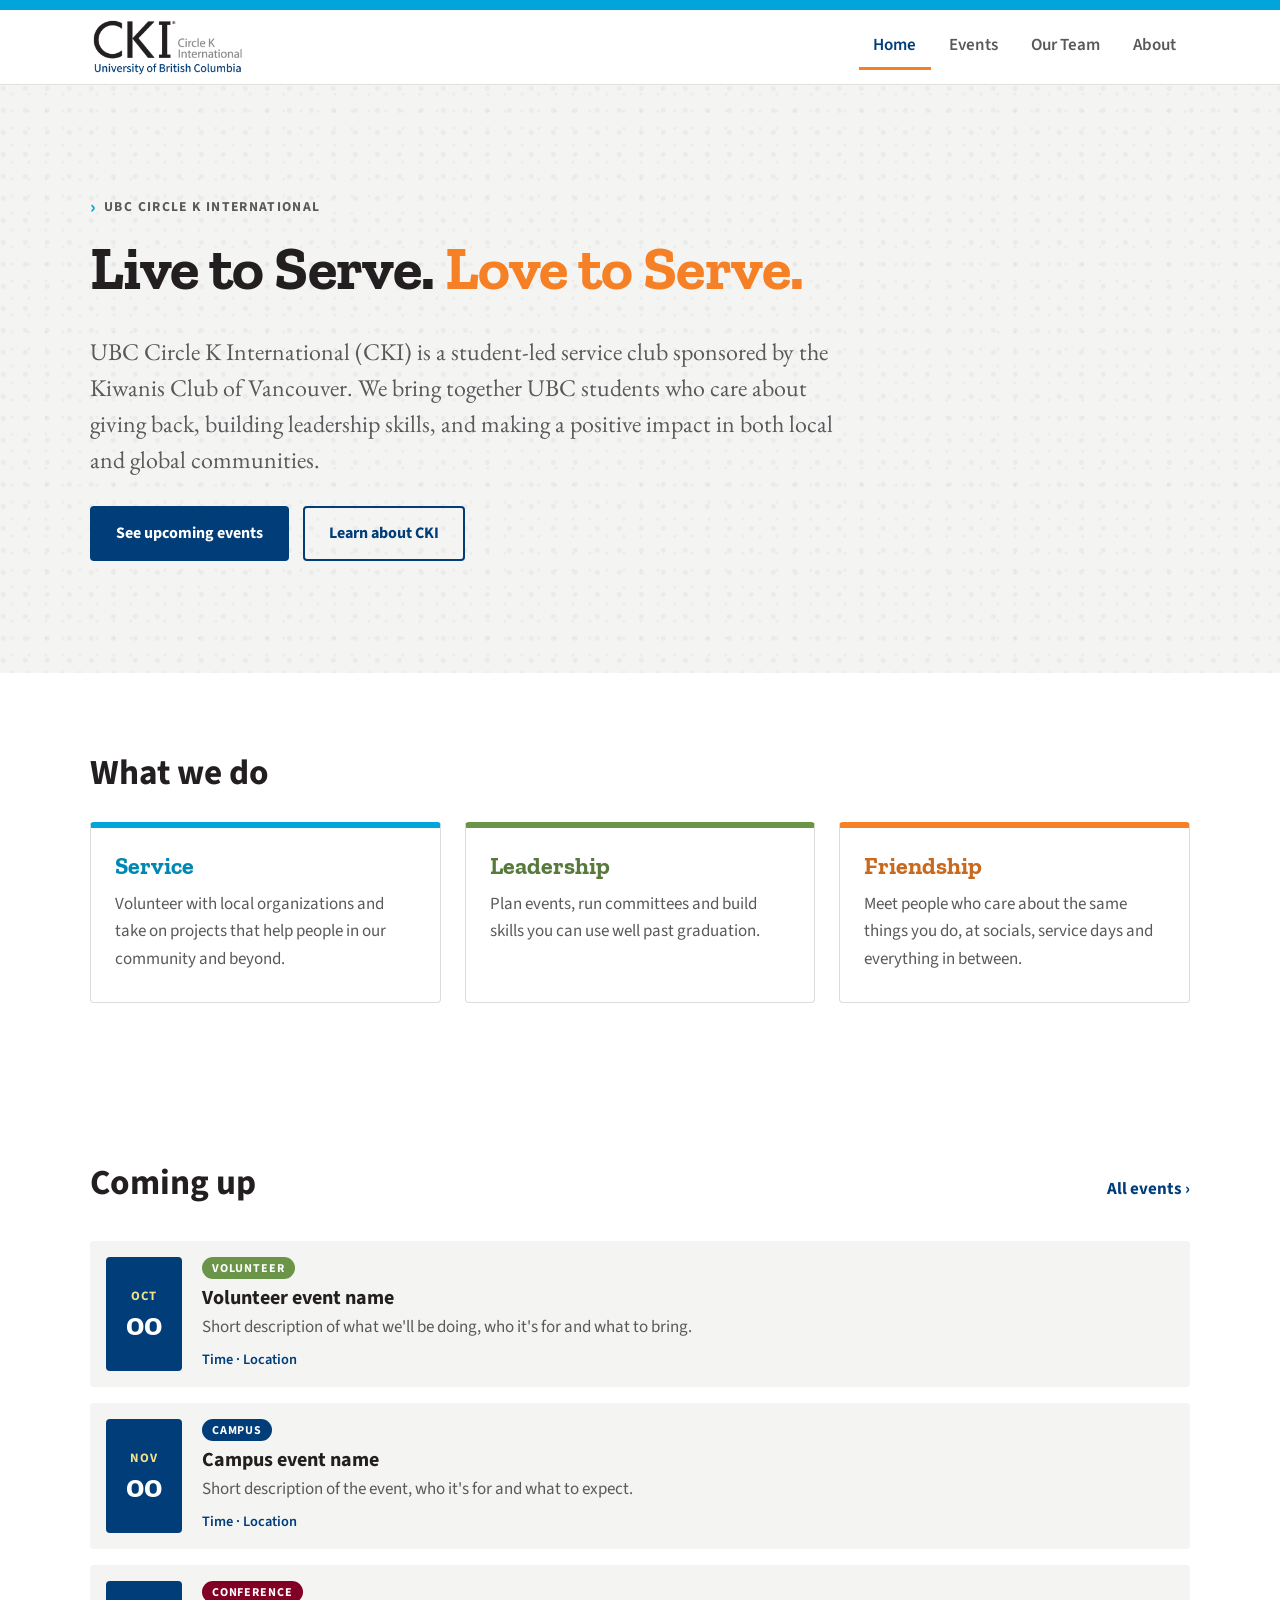
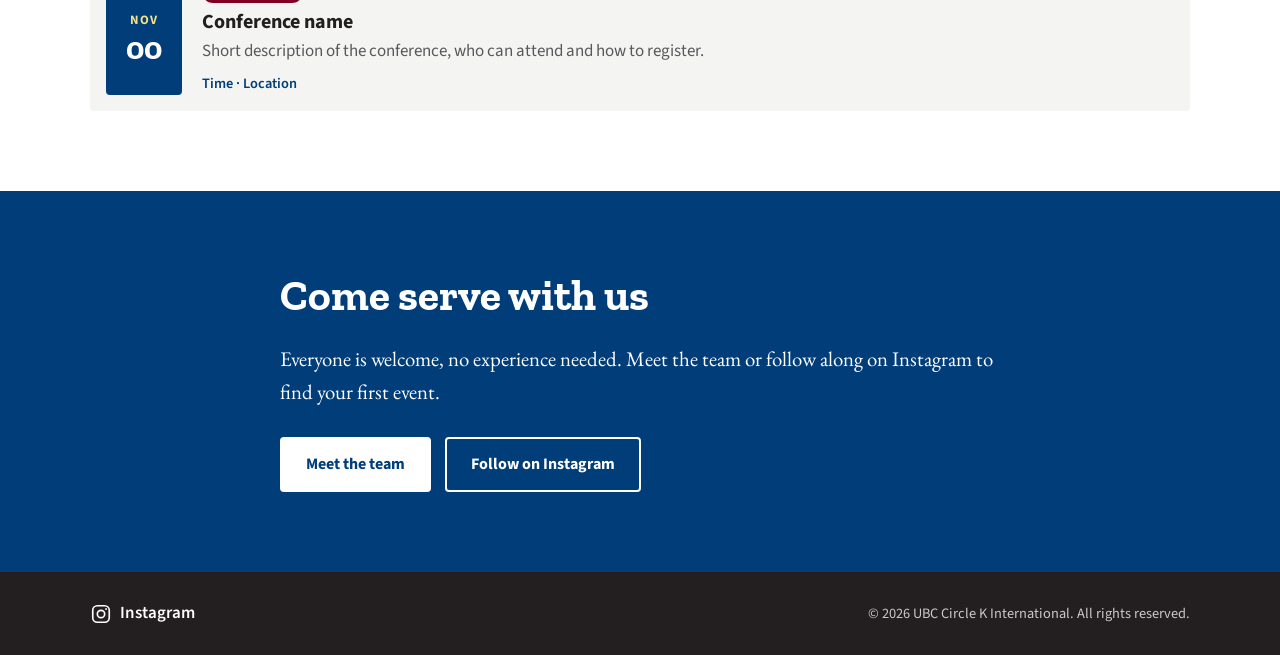
<file: index.html>
<!DOCTYPE html>
<html lang="en">
<head>
  <meta charset="UTF-8">
  <meta name="viewport" content="width=device-width, initial-scale=1">
  <title>UBC Circle K International</title>
  <meta name="description" content="UBC Circle K International is a student-led community service, leadership development and friendship club at the University of British Columbia.">
  <link rel="preconnect" href="https://fonts.googleapis.com">
  <link rel="preconnect" href="https://fonts.gstatic.com" crossorigin>
  <link href="https://fonts.googleapis.com/css2?family=EB+Garamond:ital,wght@0,400;0,500;1,400&family=Source+Sans+3:wght@300;400;600;700&family=Zilla+Slab:ital,wght@0,500;0,700;1,500&display=swap" rel="stylesheet">
  <link rel="stylesheet" href="css/styles.css">
</head>
<body>

  <a class="skip-link" href="#main">Skip to content</a>

  <header class="site-header">
    <div class="stripes stripes--cyan" aria-hidden="true"></div>
    <div class="container header-inner">
      <a class="brand" href="index.html" aria-label="UBC Circle K International home">
        <img class="brand-logo" src="assets/images/cki-wordmark.png" alt="CKI">
      </a>

      <button class="nav-toggle" aria-expanded="false" aria-controls="site-nav">
        <span class="visually-hidden">Menu</span>
        <span class="nav-toggle-bar"></span>
      </button>

      <nav id="site-nav" class="site-nav" aria-label="Main">
        <ul>
          <li><a href="index.html" aria-current="page">Home</a></li>
          <li><a href="events.html">Events</a></li>
          <li><a href="team.html">Our Team</a></li>
          <li><a href="about.html">About</a></li>
        </ul>
      </nav>
    </div>
  </header>

  <main id="main">

    <!-- Hero -->
    <section class="hero">
      <div class="container hero-inner">
        <p class="eyebrow"><span class="caret" aria-hidden="true">&rsaquo;</span> UBC Circle K International</p>
        <h1>Live to Serve. <span class="accent">Love to Serve.</span></h1>
        <p class="lead">
          UBC Circle K International (CKI) is a student-led service club sponsored by the Kiwanis Club
          of Vancouver. We bring together UBC students who care about giving back, building leadership
          skills, and making a positive impact in both local and global communities.
        </p>
        <div class="hero-actions">
          <a class="btn btn--primary" href="events.html">See upcoming events</a>
          <a class="btn btn--ghost" href="about.html">Learn about CKI</a>
        </div>
      </div>
    </section>

    <!-- Three pillars -->
    <section class="section pillars" aria-labelledby="pillars-title">
      <div class="container">
        <h2 id="pillars-title" class="section-title">What we do</h2>
        <div class="card-grid">
          <article class="card card--cyan">
            <h3>Service</h3>
            <p>Volunteer with local organizations and take on projects that help people in our community and beyond.</p>
          </article>
          <article class="card card--green">
            <h3>Leadership</h3>
            <p>Plan events, run committees and build skills you can use well past graduation.</p>
          </article>
          <article class="card card--orange">
            <h3>Friendship</h3>
            <p>Meet people who care about the same things you do, at socials, service days and everything in between.</p>
          </article>
        </div>
      </div>
    </section>

    <!-- Events teaser -->
    <section class="section events-teaser" aria-labelledby="events-title">
      <div class="container">
        <div class="section-head">
          <h2 id="events-title" class="section-title">Coming up</h2>
          <a class="text-link" href="events.html">All events <span aria-hidden="true">&rsaquo;</span></a>
        </div>

        <ul id="home-events" class="event-list">
            <li>See our <a href="events.html">events page</a> for what's coming up.</li>
        </ul>
      </div>
    </section>

    <!-- Join CTA -->
    <section class="cta">
      <div class="container cta-inner">
        <h2>Come serve with us</h2>
        <p>Everyone is welcome, no experience needed. Meet the team or follow along on Instagram to find your first event.</p>
        <div class="hero-actions">
          <a class="btn btn--light" href="team.html">Meet the team</a>
          <a class="btn btn--outline-light" href="https://www.instagram.com/circlekubc/" target="_blank" rel="noopener">Follow on Instagram</a>
        </div>
      </div>
    </section>

  </main>

  <footer class="site-footer">
    <div class="container footer-inner">
      <a class="social" href="https://www.instagram.com/circlekubc/" target="_blank" rel="noopener" aria-label="UBC Circle K International on Instagram">
        <svg viewBox="0 0 24 24" width="22" height="22" fill="none" stroke="currentColor" stroke-width="1.8" stroke-linecap="round" stroke-linejoin="round" aria-hidden="true">
          <rect x="3" y="3" width="18" height="18" rx="5"></rect>
          <circle cx="12" cy="12" r="4"></circle>
          <circle cx="17.5" cy="6.5" r="1" fill="currentColor" stroke="none"></circle>
        </svg>
        <span>Instagram</span>
      </a>
      <p class="copyright">&copy; 2026 UBC Circle K International. All rights reserved.</p>
    </div>
  </footer>

  <script src="js/main.js" defer></script>
</body>
</html>
</file>
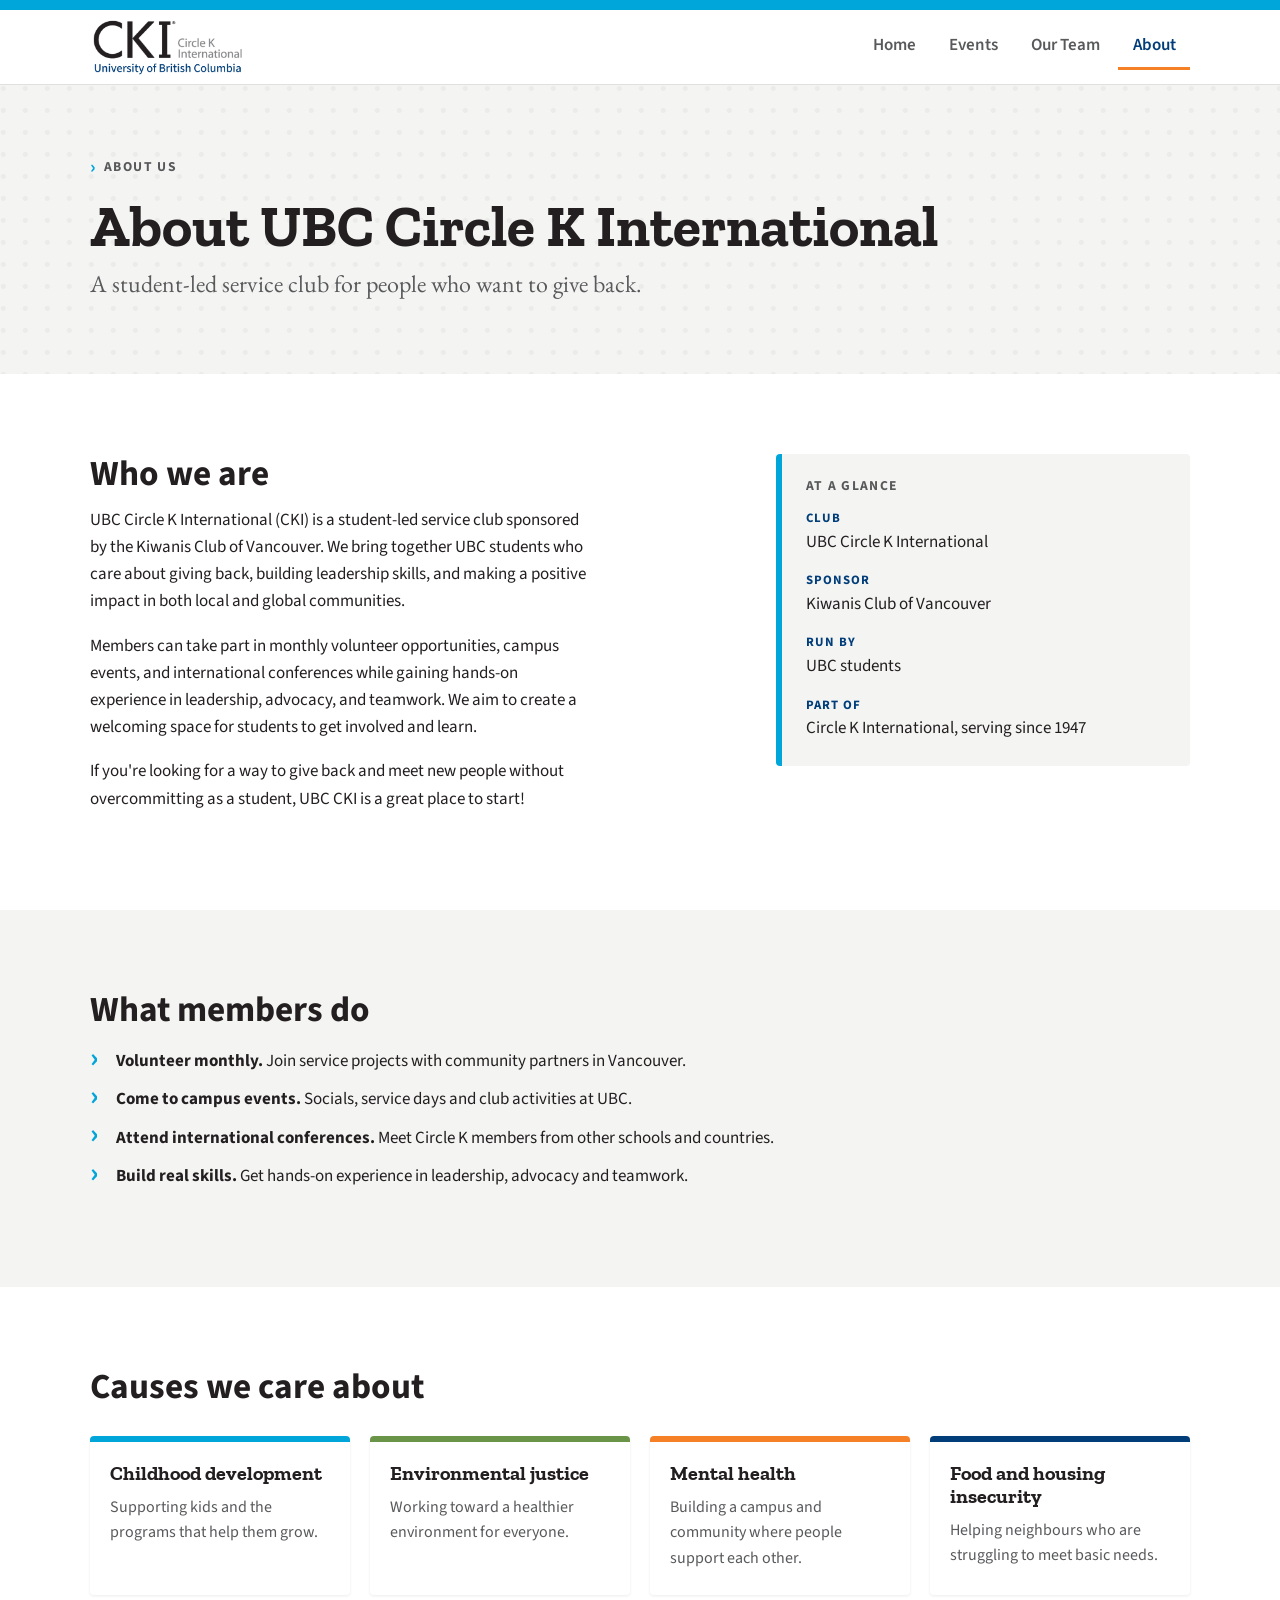
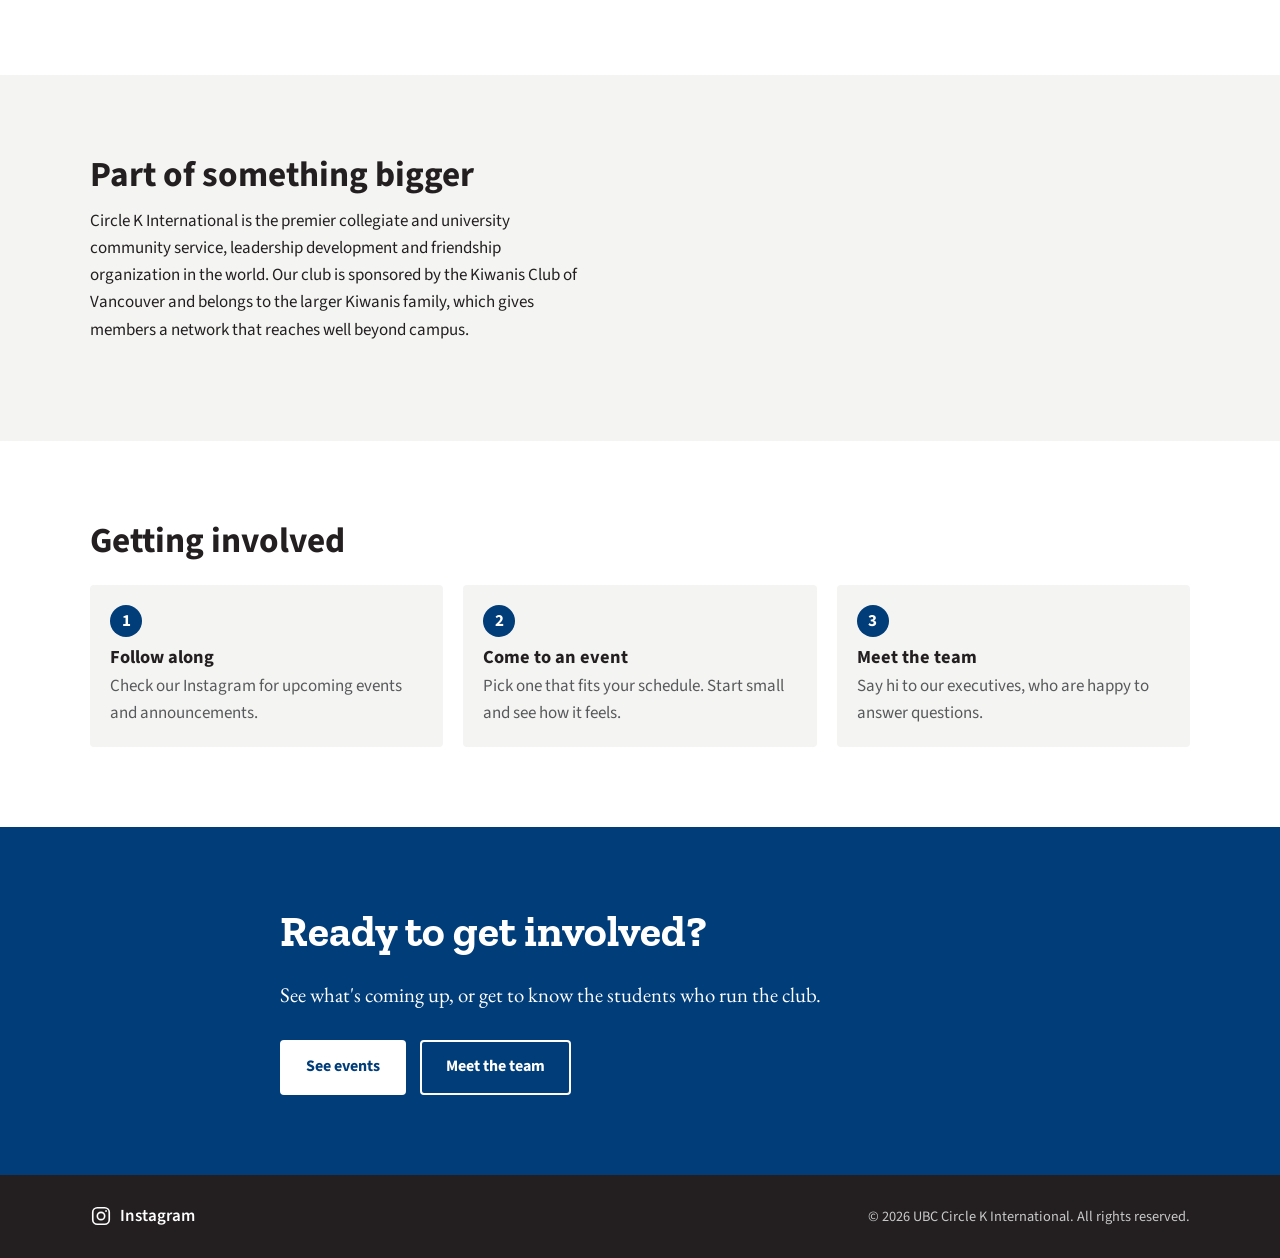
<file: about.html>
<!DOCTYPE html>
<html lang="en">
<head>
  <meta charset="UTF-8">
  <meta name="viewport" content="width=device-width, initial-scale=1">
  <title>About | UBC Circle K International</title>
  <meta name="description" content="Learn about UBC Circle K International, a student-led service club sponsored by the Kiwanis Club of Vancouver.">

  <link rel="preconnect" href="https://fonts.googleapis.com">
  <link rel="preconnect" href="https://fonts.gstatic.com" crossorigin>
  <link href="https://fonts.googleapis.com/css2?family=EB+Garamond:ital,wght@0,400;0,500;1,400&family=Source+Sans+3:wght@300;400;600;700&family=Zilla+Slab:ital,wght@0,500;0,700;1,500&display=swap" rel="stylesheet">

  <link rel="stylesheet" href="css/styles.css">
</head>
<body>

  <a class="skip-link" href="#main">Skip to content</a>

  <header class="site-header">
    <div class="stripes stripes--cyan" aria-hidden="true"></div>
    <div class="container header-inner">
      <a class="brand" href="index.html" aria-label="UBC Circle K International home">
        <img class="brand-logo" src="assets/images/cki-wordmark.png" alt="CKI">
      </a>

      <button class="nav-toggle" aria-expanded="false" aria-controls="site-nav">
        <span class="visually-hidden">Menu</span>
        <span class="nav-toggle-bar"></span>
      </button>

      <nav id="site-nav" class="site-nav" aria-label="Main">
        <ul>
          <li><a href="index.html">Home</a></li>
          <li><a href="events.html">Events</a></li>
          <li><a href="team.html">Our Team</a></li>
          <li><a href="about.html" aria-current="page">About</a></li>
        </ul>
      </nav>
    </div>
  </header>

  <main id="main">

    <section class="page-hero">
      <div class="container">
        <p class="eyebrow"><span class="caret" aria-hidden="true">&rsaquo;</span> About us</p>
        <h1>About UBC Circle K International</h1>
        <p class="lead">A student-led service club for people who want to give back.</p>
      </div>
    </section>

    <!-- Who we are -->
    <section class="section" aria-labelledby="who-title">
      <div class="container about-grid">
        <div class="prose">
          <h2 id="who-title" class="section-title">Who we are</h2>
          <p>
            UBC Circle K International (CKI) is a student-led service club sponsored by the Kiwanis Club of
            Vancouver. We bring together UBC students who care about giving back, building leadership
            skills, and making a positive impact in both local and global communities.
          </p>
          <p>
            Members can take part in monthly volunteer opportunities, campus events, and international
            conferences while gaining hands-on experience in leadership, advocacy, and teamwork. We aim to
            create a welcoming space for students to get involved and learn.
          </p>
          <p>
            If you're looking for a way to give back and meet new people without overcommitting as a
            student, UBC CKI is a great place to start!
          </p>
        </div>

        <aside class="fact-box" aria-label="Club at a glance">
          <h3>At a glance</h3>
          <ul class="fact-list">
            <li><span class="fact-label">Club</span>UBC Circle K International</li>
            <li><span class="fact-label">Sponsor</span>Kiwanis Club of Vancouver</li>
            <li><span class="fact-label">Run by</span>UBC students</li>
            <li><span class="fact-label">Part of</span>Circle K International, serving since 1947</li>
          </ul>
        </aside>
      </div>
    </section>

    <!-- What members do -->
    <section class="section section--tint" aria-labelledby="do-title">
      <div class="container">
        <h2 id="do-title" class="section-title">What members do</h2>
        <ul class="caret-list">
          <li><strong>Volunteer monthly.</strong> Join service projects with community partners in Vancouver.</li>
          <li><strong>Come to campus events.</strong> Socials, service days and club activities at UBC.</li>
          <li><strong>Attend international conferences.</strong> Meet Circle K members from other schools and countries.</li>
          <li><strong>Build real skills.</strong> Get hands-on experience in leadership, advocacy and teamwork.</li>
        </ul>
      </div>
    </section>

    <!-- Causes -->
    <section class="section" aria-labelledby="causes-title">
      <div class="container">
        <h2 id="causes-title" class="section-title">Causes we care about</h2>
        <div class="cause-grid">
          <article class="cause cause--cyan">
            <h3>Childhood development</h3>
            <p>Supporting kids and the programs that help them grow.</p>
          </article>
          <article class="cause cause--green">
            <h3>Environmental justice</h3>
            <p>Working toward a healthier environment for everyone.</p>
          </article>
          <article class="cause cause--orange">
            <h3>Mental health</h3>
            <p>Building a campus and community where people support each other.</p>
          </article>
          <article class="cause cause--blue">
            <h3>Food and housing insecurity</h3>
            <p>Helping neighbours who are struggling to meet basic needs.</p>
          </article>
        </div>
      </div>
    </section>

    <!-- The bigger picture -->
    <section class="section section--tint" aria-labelledby="bigger-title">
      <div class="container about-grid">
        <div class="prose">
          <h2 id="bigger-title" class="section-title">Part of something bigger</h2>
          <p>
            Circle K International is the premier collegiate and university community service, leadership
            development and friendship organization in the world. Our club is sponsored by the Kiwanis Club
            of Vancouver and belongs to the larger Kiwanis family, which gives members a network that
            reaches well beyond campus.
          </p>
        </div>
      </div>
    </section>

    <!-- How to join -->
    <section class="section" aria-labelledby="join-title">
      <div class="container">
        <h2 id="join-title" class="section-title">Getting involved</h2>
        <ol class="steps">
          <li>
            <h3>Follow along</h3>
            <p>Check our Instagram for upcoming events and announcements.</p>
          </li>
          <li>
            <h3>Come to an event</h3>
            <p>Pick one that fits your schedule. Start small and see how it feels.</p>
          </li>
          <li>
            <h3>Meet the team</h3>
            <p>Say hi to our executives, who are happy to answer questions.</p>
          </li>
        </ol>
      </div>
    </section>

    <section class="cta">
      <div class="container cta-inner">
        <h2>Ready to get involved?</h2>
        <p>See what's coming up, or get to know the students who run the club.</p>
        <div class="hero-actions">
          <a class="btn btn--light" href="events.html">See events</a>
          <a class="btn btn--outline-light" href="team.html">Meet the team</a>
        </div>
      </div>
    </section>

  </main>

  <footer class="site-footer">
    <div class="container footer-inner">
      <a class="social" href="https://www.instagram.com/circlekubc/" target="_blank" rel="noopener" aria-label="UBC Circle K International on Instagram">
        <svg viewBox="0 0 24 24" width="22" height="22" fill="none" stroke="currentColor" stroke-width="1.8" stroke-linecap="round" stroke-linejoin="round" aria-hidden="true">
          <rect x="3" y="3" width="18" height="18" rx="5"></rect>
          <circle cx="12" cy="12" r="4"></circle>
          <circle cx="17.5" cy="6.5" r="1" fill="currentColor" stroke="none"></circle>
        </svg>
        <span>Instagram</span>
      </a>
      <p class="copyright">&copy; 2026 UBC Circle K International. All rights reserved.</p>
    </div>
  </footer>

  <script src="js/main.js" defer></script>
</body>
</html>
</file>
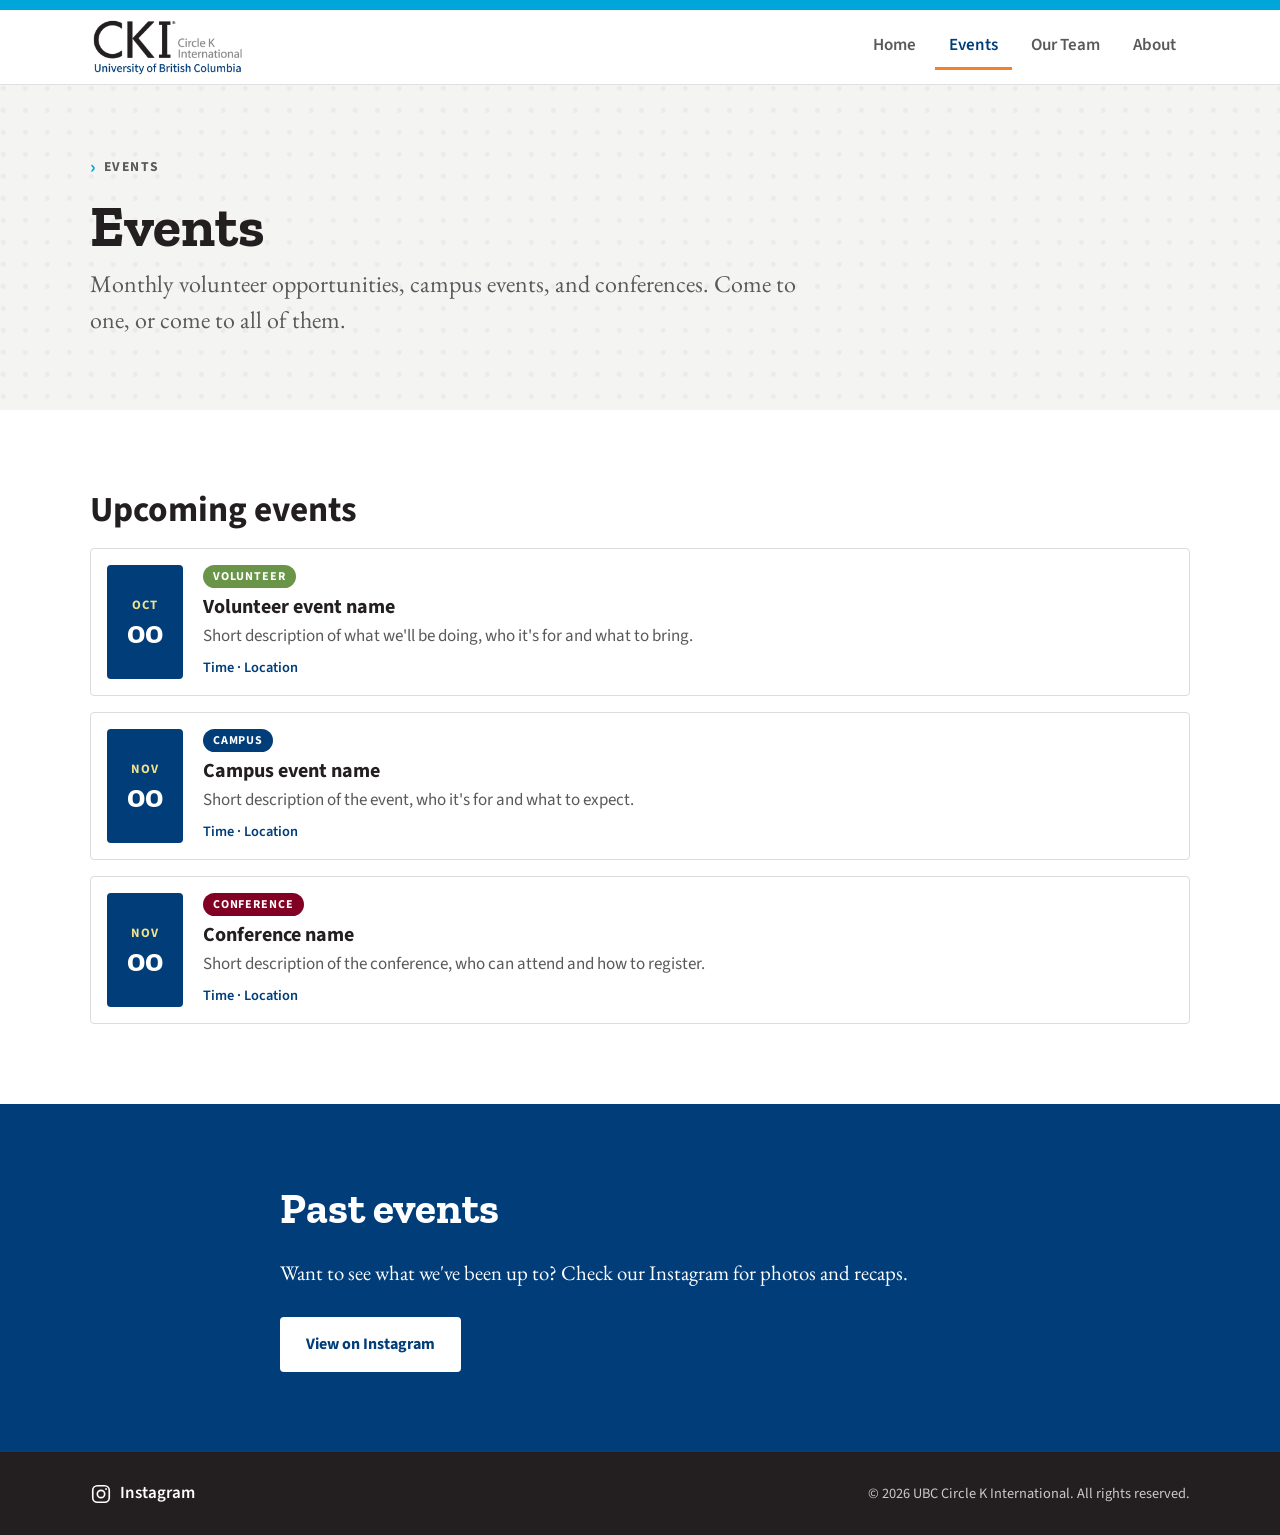
<file: events.html>
<!DOCTYPE html>
<html lang="en">
<head>
  <meta charset="UTF-8">
  <meta name="viewport" content="width=device-width, initial-scale=1">
  <title>Events | UBC Circle K International</title>
  <meta name="description" content="Volunteer opportunities, campus events and conferences with UBC Circle K International.">

  <link rel="preconnect" href="https://fonts.googleapis.com">
  <link rel="preconnect" href="https://fonts.gstatic.com" crossorigin>
  <link href="https://fonts.googleapis.com/css2?family=EB+Garamond:ital,wght@0,400;0,500;1,400&family=Source+Sans+3:wght@300;400;600;700&family=Zilla+Slab:ital,wght@0,500;0,700;1,500&display=swap" rel="stylesheet">

  <link rel="stylesheet" href="css/styles.css">
</head>
<body>

  <a class="skip-link" href="#main">Skip to content</a>

  <header class="site-header">
    <div class="stripes stripes--cyan" aria-hidden="true"></div>
    <div class="container header-inner">
      <a class="brand" href="index.html" aria-label="UBC Circle K International home">
        <img class="brand-logo" src="assets/images/cki-wordmark.png" alt="CKI">
      </a>

      <button class="nav-toggle" aria-expanded="false" aria-controls="site-nav">
        <span class="visually-hidden">Menu</span>
        <span class="nav-toggle-bar"></span>
      </button>

      <nav id="site-nav" class="site-nav" aria-label="Main">
        <ul>
          <li><a href="index.html">Home</a></li>
          <li><a href="events.html" aria-current="page">Events</a></li>
          <li><a href="team.html">Our Team</a></li>
          <li><a href="about.html">About</a></li>
        </ul>
      </nav>
    </div>
  </header>

  <main id="main">

    <section class="page-hero">
      <div class="container">
        <p class="eyebrow"><span class="caret" aria-hidden="true">&rsaquo;</span> Events</p>
        <h1>Events</h1>
        <p class="lead">Monthly volunteer opportunities, campus events, and conferences. Come to one, or come to all of them.</p>
      </div>
    </section>

    <!-- Upcoming events -->
    <section class="section" aria-labelledby="upcoming-title">
      <div class="container">
        <h2 id="upcoming-title" class="section-title">Upcoming events</h2>

        <!-- Tag classes: tag--service, tag--campus, tag--conference -->
        <ul id="upcoming-events" class="event-list event-list--full">
          <li class="event">
            <div class="event-date" aria-hidden="true">
              <span class="event-month">Oct</span>
              <span class="event-day">00</span>
            </div>
            <div class="event-body">
              <div class="event-tags"><span class="tag tag--service">Volunteer</span></div>
              <h3>Volunteer event name</h3>
              <p>Short description of what we'll be doing, who it's for and what to bring.</p>
              <p class="event-meta">Time &middot; Location</p>
            </div>
          </li>

          <li class="event">
            <div class="event-date" aria-hidden="true">
              <span class="event-month">Nov</span>
              <span class="event-day">00</span>
            </div>
            <div class="event-body">
              <div class="event-tags"><span class="tag tag--campus">Campus</span></div>
              <h3>Campus event name</h3>
              <p>Short description of the event, who it's for and what to expect.</p>
              <p class="event-meta">Time &middot; Location</p>
            </div>
          </li>

          <li class="event">
            <div class="event-date" aria-hidden="true">
              <span class="event-month">Nov</span>
              <span class="event-day">00</span>
            </div>
            <div class="event-body">
              <div class="event-tags"><span class="tag tag--conference">Conference</span></div>
              <h3>Conference name</h3>
              <p>Short description of the conference, who can attend and how to register.</p>
              <p class="event-meta">Time &middot; Location</p>
            </div>
          </li>
        </ul>
      </div>
    </section>

    <!-- Past events -->
    <section class="cta">
      <div class="container cta-inner">
        <h2>Past events</h2>
        <p>Want to see what we've been up to? Check our Instagram for photos and recaps.</p>
        <div class="hero-actions">
          <a class="btn btn--light" href="https://www.instagram.com/circlekubc/" target="_blank" rel="noopener">View on Instagram</a>
        </div>
      </div>
    </section>

  </main>

  <footer class="site-footer">
    <div class="container footer-inner">
      <a class="social" href="https://www.instagram.com/circlekubc/" target="_blank" rel="noopener" aria-label="UBC Circle K International on Instagram">
        <svg viewBox="0 0 24 24" width="22" height="22" fill="none" stroke="currentColor" stroke-width="1.8" stroke-linecap="round" stroke-linejoin="round" aria-hidden="true">
          <rect x="3" y="3" width="18" height="18" rx="5"></rect>
          <circle cx="12" cy="12" r="4"></circle>
          <circle cx="17.5" cy="6.5" r="1" fill="currentColor" stroke="none"></circle>
        </svg>
        <span>Instagram</span>
      </a>
      <p class="copyright">&copy; 2026 UBC Circle K International. All rights reserved.</p>
    </div>
  </footer>

  <script src="js/main.js" defer></script>
</body>
</html>
</file>
<file: css/styles.css>
/* Brand tokens */
:root {
    /* Primary palette (HEX values from the brand guide) */
    --black:      #231f20;
    --blue:       #003d79;  /* Pantone 654 */
    --cyan:       #00a5d9;  /* Pantone 632 */
    --green:      #6a9448;  /* Pantone 7490 */
    --orange:     #f58025;  /* Pantone 158 */
  
    /* Secondary palette */
    --grey:       #58595b;
    --red:        #820024;
    --light-blue: #c7d6ee;
    --sage:       #9ea374;
    --yellow:     #f2e18b;
  
    /* Neutrals */
    --paper:      #f4f4f3;
    --white:      #ffffff;
  
    /* Free alternatives to the brand fonts */
    --font-sans:    "Source Sans 3", "Myriad Pro", "Segoe UI", Helvetica, Arial, sans-serif;
    --font-serif:   "EB Garamond", "Garamond Premier Pro", Garamond, Georgia, serif;
    --font-display: "Zilla Slab", Archer, "American Typewriter", Georgia, serif;
  
    --radius: 4px;
    --maxw: 1100px;
  }
  
  /* Reset / base */
  *, *::before, *::after { box-sizing: border-box; }
  
  html { scroll-behavior: smooth; }
  
  body {
    margin: 0;
    font-family: var(--font-sans);
    font-size: 1.0625rem;
    line-height: 1.6;
    color: var(--black);
    background: var(--white);
    -webkit-font-smoothing: antialiased;
  }
  
  img { 
    max-width: 100%; 
    height: auto; 
    display: block; 
    font-size: 1rem;
}
  
  a { color: var(--blue); }
  a:hover { color: var(--cyan); }
  
  :focus-visible {
    outline: 3px solid var(--orange);
    outline-offset: 3px;
  }
  
  h1, h2, h3 {
    font-family: var(--font-sans);
    line-height: 1.15;
    margin: 0 0 0.5em;
  }
  
  p { margin: 0 0 1em; }
  
  .container {
    width: min(100% - 2.5rem, var(--maxw));
    margin-inline: auto;
  }
  
  .visually-hidden {
    position: absolute !important;
    width: 1px; height: 1px;
    overflow: hidden;
    clip: rect(0 0 0 0);
    white-space: nowrap;
  }
  
  .skip-link {
    position: absolute;
    left: 1rem; top: -4rem;
    background: var(--blue);
    color: var(--white);
    padding: 0.6rem 1rem;
    z-index: 100;
  }
  .skip-link:focus { top: 1rem; color: var(--white); }
  
  /* Brand graphic: diagonal stripes */
  .stripes {
    height: 44px;
    background-image: repeating-linear-gradient(
      135deg,
      var(--stripe, var(--cyan)) 0 14px,
      transparent 14px 28px
    );
  }
  .stripes--cyan   { --stripe: var(--cyan); }
  .stripes--orange { --stripe: var(--orange); }
  
  /* Header / nav */
  .site-header {
    background: var(--white);
    position: sticky;
    top: 0;
    z-index: 50;
    box-shadow: 0 1px 0 rgba(0, 0, 0, 0.08);
  }
  .site-header .stripes {
    height: 10px;
    background: var(--cyan);
}
  
  .header-inner {
    display: flex;
    align-items: center;
    justify-content: space-between;
    gap: 1.5rem;
    padding-block: 0;
  }
  
  .brand {
    display: flex;
    align-items: flex-end;
    gap: 0.6rem;
    text-decoration: none;
  }
  .brand-logo {
    height: 74px;
    width: auto;
    min-width: 72px;
  }
  .brand-sub {
    font-family: var(--font-sans);
    font-weight: 600;
    font-size: 0.8rem;
    letter-spacing: 0.12em;
    color: var(--grey);
    padding-bottom: 2px;
  }
  
  .site-nav ul {
    display: flex;
    gap: 0.25rem;
    list-style: none;
    margin: 0;
    padding: 0;
  }
  .site-nav a {
    display: block;
    padding: 0.5rem 0.9rem;
    font-weight: 600;
    text-decoration: none;
    color: var(--grey);
    border-bottom: 3px solid transparent;
  }
  .site-nav a:hover { color: var(--blue); }
  .site-nav a[aria-current="page"] {
    color: var(--blue);
    border-bottom-color: var(--orange);
  }
  
  .nav-toggle {
    display: none;
    background: none;
    border: 0;
    padding: 0.75rem;
    cursor: pointer;
  }
  .nav-toggle-bar,
  .nav-toggle-bar::before,
  .nav-toggle-bar::after {
    display: block;
    width: 24px;
    height: 3px;
    background: var(--blue);
    content: "";
    position: relative;
  }
  .nav-toggle-bar::before { position: absolute; top: -8px; }
  .nav-toggle-bar::after  { position: absolute; top: 8px; }
  
  /* Buttons */
  .btn {
    display: inline-block;
    padding: 0.8rem 1.5rem;
    font-family: var(--font-sans);
    font-weight: 700;
    font-size: 1rem;
    text-decoration: none;
    border-radius: var(--radius);
    border: 2px solid transparent;
    transition: background 0.15s, color 0.15s, border-color 0.15s;
  }
  .btn--primary { background: var(--blue); color: var(--white); }
  .btn--primary:hover { background: var(--cyan); color: var(--black); }
  
  .btn--ghost { border-color: var(--blue); color: var(--blue); }
  .btn--ghost:hover { background: var(--blue); color: var(--white); }
  
  .btn--light { background: var(--white); color: var(--blue); }
  .btn--light:hover { background: var(--yellow); color: var(--black); }
  
  .btn--outline-light { border-color: var(--white); color: var(--white); }
  .btn--outline-light:hover { background: var(--white); color: var(--blue); }
  
  .hero-actions {
    display: flex;
    flex-wrap: wrap;
    gap: 0.9rem;
    margin-top: 1.75rem;
  }
  
  /* Hero */
  .hero {
    background:
      radial-gradient(circle at 15% 20%, rgba(0, 0, 0, 0.035) 0 2px, transparent 3px) 0 0 / 22px 22px,
      radial-gradient(circle at 70% 60%, rgba(0, 0, 0, 0.03) 0 1px, transparent 2px) 0 0 / 17px 17px,
      var(--paper);
    padding-block: clamp(3.5rem, 9vw, 7rem);
  }
  .hero-inner .lead { max-width: 760px; }
  
  .eyebrow {
    font-weight: 700;
    text-transform: uppercase;
    letter-spacing: 0.1em;
    font-size: 0.85rem;
    color: var(--grey);
    margin-bottom: 1rem;
  }
  .caret {
    color: var(--cyan);
    font-size: 1.4em;
    line-height: 0;
    vertical-align: -0.1em;
    margin-right: 0.15rem;
  }
  
  .hero h1 {
    font-family: var(--font-display);
    font-weight: 700;
    font-size: clamp(1.4rem, 5.4vw, 3.8rem);
    white-space: nowrap;
    letter-spacing: -0.01em;
    color: var(--black);
  }
  .accent { color: var(--orange); }
  
  .lead {
    font-family: var(--font-serif);
    font-size: clamp(1.2rem, 2.4vw, 1.5rem);
    line-height: 1.5;
    color: var(--grey);
    max-width: 60ch;
  }
  
  /* Sections */
  .section { padding-block: clamp(3rem, 7vw, 5rem); }
  
  .section-title {
    font-size: clamp(1.7rem, 3.5vw, 2.2rem);
    font-weight: 700;
    color: var(--black);
  }
  
  .section-head {
    display: flex;
    align-items: baseline;
    justify-content: space-between;
    gap: 1rem;
    margin-bottom: 1.25rem;
  }
  
  .text-link {
    font-weight: 700;
    text-decoration: none;
  }
  .text-link:hover { text-decoration: underline; }
  
  /* Pillars */
  .card-grid {
    display: grid;
    grid-template-columns: repeat(auto-fit, minmax(250px, 1fr));
    gap: 1.5rem;
    margin-top: 1.75rem;
  }
  
  .card {
    background: var(--white);
    border: 1px solid #dcdcdc;
    border-top: 6px solid var(--accent, var(--cyan));
    border-radius: var(--radius);
    padding: 1.5rem 1.5rem 0.75rem;
  }
  .card h3 {
    font-family: var(--font-display);
    font-size: 1.5rem;
    color: var(--accent, var(--cyan));
  }
  .card--cyan   { --accent: var(--cyan); }
  .card--green  { --accent: var(--green); }
  .card--orange { --accent: var(--orange); }
  .card h3 { filter: brightness(0.82); } /* keeps heading text readable on white */
  .card p { color: var(--grey); }
  
  /* Events teaser */
  .event-list {
    list-style: none;
    margin: 0;
    padding: 0;
    display: grid;
    gap: 1rem;
  }
  
  .event {
    display: flex;
    gap: 1.25rem;
    align-items: stretch;
    background: var(--paper);
    border-radius: var(--radius);
    padding: 1rem;
  }
  
  .event-date {
    flex: 0 0 76px;
    display: flex;
    flex-direction: column;
    align-items: center;
    justify-content: center;
    background: var(--blue);
    color: var(--white);
    border-radius: var(--radius);
    padding: 0.5rem;
    text-align: center;
  }
  .event-month {
    font-size: 0.8rem;
    font-weight: 700;
    text-transform: uppercase;
    letter-spacing: 0.1em;
    color: var(--yellow);
  }
  .event-day {
    font-family: var(--font-display);
    font-weight: 700;
    font-size: 2rem;
    line-height: 1.1;
  }
  
  .event-body h3 { font-size: 1.25rem; margin-bottom: 0.25rem; }
  .event-body p { margin-bottom: 0.4rem; color: var(--grey); }
  .event-meta {
    font-size: 0.9rem;
    font-weight: 600;
    color: var(--blue) !important;
    margin-bottom: 0 !important;
  }
  
  /* Call to action */
  .cta {
    background: var(--blue);
    color: var(--white);
    padding-block: clamp(3rem, 7vw, 5rem);
  }
  .cta-inner { max-width: 720px; }
  .cta h2 {
    font-family: var(--font-display);
    font-size: clamp(1.9rem, 4vw, 2.7rem);
  }
  .cta p { font-family: var(--font-serif); font-size: 1.3rem; }
  
  /* Footer */
  .site-footer {
    background: var(--black);
    color: var(--white);
    padding-block: 1.75rem;
  }
  .footer-inner {
    display: flex;
    flex-wrap: wrap;
    align-items: center;
    justify-content: space-between;
    gap: 1rem;
  }
  .social {
    display: inline-flex;
    align-items: center;
    gap: 0.5rem;
    color: var(--white);
    font-weight: 600;
    text-decoration: none;
  }
  .social:hover { color: var(--cyan); }
  .copyright {
    margin: 0;
    font-size: 0.9rem;
    color: #c9c9c9;
  }
  
  /* Inner page header (About, Events, Team) */
  .page-hero {
    background:
      radial-gradient(circle at 15% 20%, rgba(0, 0, 0, 0.035) 0 2px, transparent 3px) 0 0 / 22px 22px,
      var(--paper);
    padding-block: clamp(2.5rem, 6vw, 4.5rem);
  }
  .page-hero h1 {
    font-family: var(--font-display);
    font-weight: 700;
    font-size: clamp(2.2rem, 5.5vw, 3.6rem);
    margin-bottom: 0.4rem;
  }
  .page-hero .lead { margin-bottom: 0; max-width: 62ch; }
  
  /* About page */
  .about-grid {
    display: grid;
    grid-template-columns: minmax(0, 1.5fr) minmax(0, 1fr);
    gap: clamp(2rem, 5vw, 4rem);
    align-items: start;
  }
  .prose p { max-width: 62ch; }
  .prose h2 { margin-bottom: 0.75rem; }
  
  .fact-box {
    background: var(--paper);
    border-left: 6px solid var(--cyan);
    border-radius: var(--radius);
    padding: 1.5rem;
  }
  .fact-box h3 {
    font-size: 0.85rem;
    text-transform: uppercase;
    letter-spacing: 0.1em;
    color: var(--grey);
    margin-bottom: 0.9rem;
  }
  .fact-list { list-style: none; margin: 0; padding: 0; }
  .fact-list li { margin-bottom: 0.9rem; }
  .fact-list li:last-child { margin-bottom: 0; }
  .fact-label {
    display: block;
    font-size: 0.8rem;
    font-weight: 700;
    text-transform: uppercase;
    letter-spacing: 0.08em;
    color: var(--blue);
  }
  
  .section--tint { background: var(--paper); }
  
  /* Caret bullet list from the brand guide */
  .caret-list { list-style: none; margin: 0 0 1em; padding: 0; }
  .caret-list li {
    position: relative;
    padding-left: 1.6rem;
    margin-bottom: 0.7rem;
  }
  .caret-list li::before {
    content: "\203A";
    position: absolute;
    left: 0;
    top: -0.2rem;
    font-size: 1.8rem;
    line-height: 1;
    font-weight: 700;
    color: var(--cyan);
  }
  
  .cause-grid {
    display: grid;
    grid-template-columns: repeat(auto-fit, minmax(220px, 1fr));
    gap: 1.25rem;
    margin-top: 1.75rem;
  }
  .cause {
    background: var(--white);
    border-radius: var(--radius);
    border-top: 6px solid var(--accent, var(--cyan));
    padding: 1.25rem 1.25rem 0.5rem;
    box-shadow: 0 1px 3px rgba(0, 0, 0, 0.08);
  }
  .cause h3 { font-family: var(--font-display); font-size: 1.25rem; }
  .cause p { color: var(--grey); font-size: 1rem; }
  .cause--cyan   { --accent: var(--cyan); }
  .cause--green  { --accent: var(--green); }
  .cause--orange { --accent: var(--orange); }
  .cause--blue   { --accent: var(--blue); }
  
  .steps {
    list-style: none;
    margin: 1.5rem 0 0;
    padding: 0;
    display: grid;
    grid-template-columns: repeat(auto-fit, minmax(220px, 1fr));
    gap: 1.25rem;
    counter-reset: step;
  }
  .steps li {
    counter-increment: step;
    background: var(--paper);
    border-radius: var(--radius);
    padding: 1.25rem;
  }
  .steps li::before {
    content: counter(step);
    display: inline-flex;
    align-items: center;
    justify-content: center;
    width: 2rem; height: 2rem;
    border-radius: 50%;
    background: var(--blue);
    color: var(--white);
    font-weight: 700;
    margin-bottom: 0.6rem;
  }
  .steps h3 { font-size: 1.15rem; margin-bottom: 0.3rem; }
  .steps p { margin: 0; color: var(--grey); }
  
  /* Events page */
  .event-tags { display: flex; flex-wrap: wrap; gap: 0.4rem; margin-bottom: 0.5rem; }
  .tag {
    display: inline-block;
    padding: 0.1rem 0.6rem;
    font-size: 0.75rem;
    font-weight: 700;
    text-transform: uppercase;
    letter-spacing: 0.08em;
    border-radius: 999px;
    color: var(--white);
    background: var(--grey);
  }
  .tag--service    { background: var(--green); }
  .tag--campus     { background: var(--blue); }
  .tag--conference { background: var(--red); }
  
  .event-list--full .event { background: var(--white); border: 1px solid #dcdcdc; }
  .event-list--full .event-body { flex: 1; }
  
  .past-note { color: var(--grey); font-family: var(--font-serif); font-size: 1.2rem; }
  
  /* Team page */
  .team-grid {
    list-style: none;
    margin: 1.75rem 0 0;
    padding: 0;
    display: grid;
    grid-template-columns: repeat(auto-fill, minmax(230px, 1fr));
    gap: 1.75rem;
  }
  .team-card {
    background: var(--white);
    border: 1px solid #dcdcdc;
    border-radius: var(--radius);
    overflow: hidden;
  }
  .team-photo {
    margin: 0;
    aspect-ratio: 1 / 1;
    display: flex;
    align-items: center;
    justify-content: center;
    background: var(--accent, var(--cyan));
    color: var(--white);
    font-family: var(--font-display);
    font-weight: 700;
    font-size: 3.5rem;
    letter-spacing: 0.04em;
  }
  .team-photo img {
    width: 100%;
    height: 100%;
    object-fit: cover;
    object-position: center top;
  }
  .team-info { padding: 1rem 1.25rem 1.25rem; }
  .team-info h3 { font-size: 1.25rem; margin-bottom: 0.15rem; }
  .team-role {
    font-size: 0.85rem;
    font-weight: 700;
    text-transform: uppercase;
    letter-spacing: 0.08em;
    color: var(--blue);
    margin-bottom: 0.6rem;
  }
  .team-bio { color: var(--grey); font-size: 1rem; margin: 0; }
  
  .team-card--cyan   { --accent: var(--cyan); }
  .team-card--blue   { --accent: var(--blue); }
  .team-card--green  { --accent: var(--green); }
  .team-card--orange { --accent: var(--orange); }
  .team-card--red    { --accent: var(--red); }
  
  /* Responsive */
  @media (max-width: 800px) {
    .about-grid { grid-template-columns: 1fr; }
  }
  
  @media (max-width: 760px) {
    .nav-toggle { display: block; }
  
    .site-nav {
      position: absolute;
      left: 0; right: 0;
      top: 100%;
      background: var(--white);
      box-shadow: 0 8px 16px rgba(0, 0, 0, 0.08);
      display: none;
    }
    .site-nav.is-open { display: block; }
    .site-nav ul {
      flex-direction: column;
      gap: 0;
      padding: 0.5rem 1.25rem 1rem;
    }
    .site-nav a { border-bottom: 0; border-left: 3px solid transparent; }
    .site-nav a[aria-current="page"] { border-left-color: var(--orange); }
  
    .event { flex-direction: column; }
    .event-date { flex-basis: auto; flex-direction: row; gap: 0.5rem; justify-content: flex-start; padding-inline: 1rem; }
    .event-day { font-size: 1.5rem; }
  
    .footer-inner { flex-direction: column; align-items: flex-start; }
  }
  
  @media (prefers-reduced-motion: reduce) {
    html { scroll-behavior: auto; }
    .btn { transition: none; }
  }
</file>
